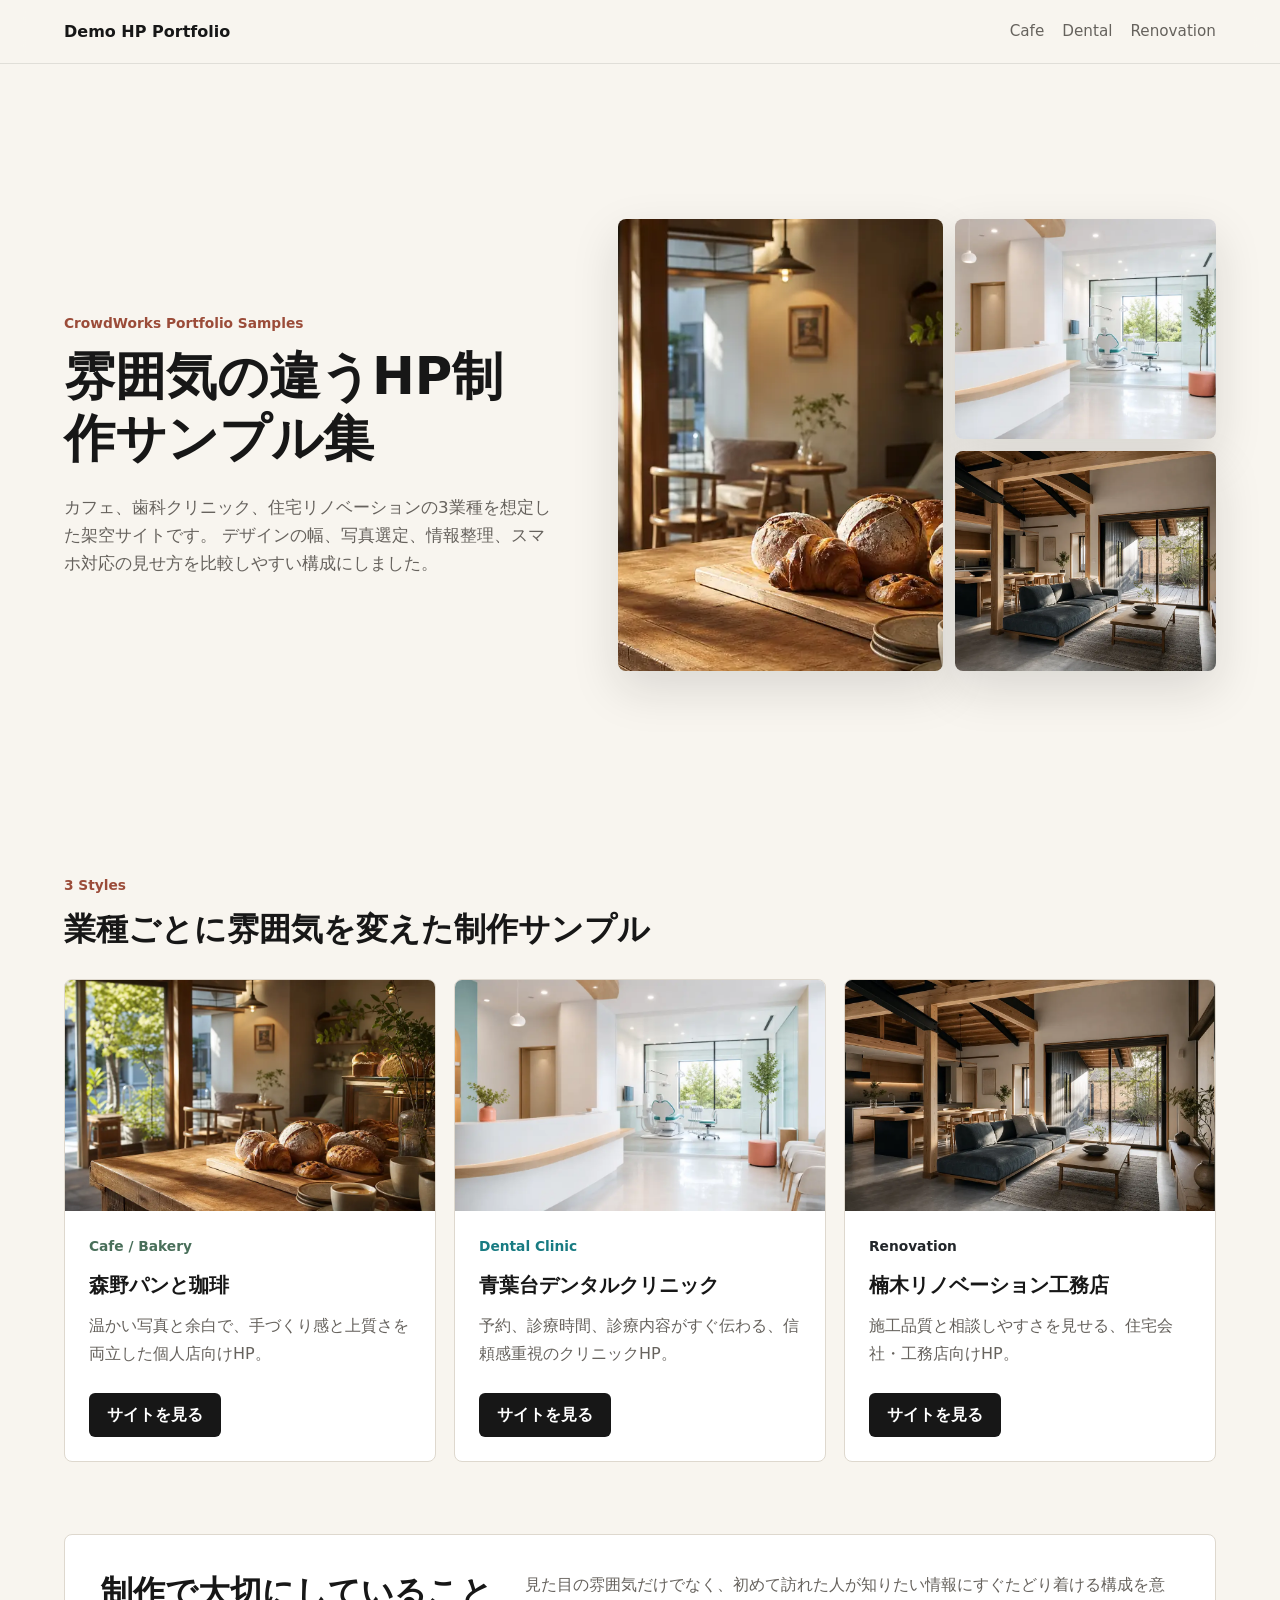
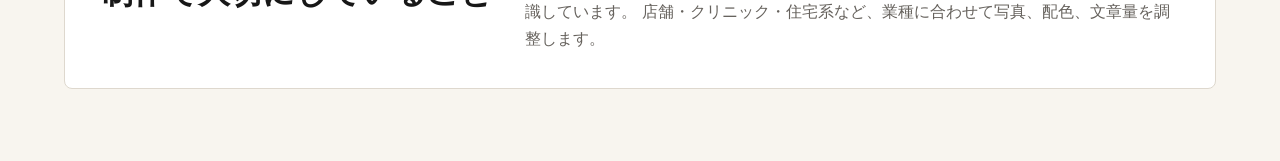
<file: index.html>
<!DOCTYPE html>
<html lang="ja">
<head>
  <meta charset="UTF-8">
  <meta name="viewport" content="width=device-width, initial-scale=1.0">
  <title>HP制作サンプル集 | Demo Portfolio</title>
  <link rel="stylesheet" href="styles.css">
</head>
<body>
  <header class="site-header">
    <a class="brand" href="./">Demo HP Portfolio</a>
    <nav class="site-nav" aria-label="サンプルサイト">
      <a href="cafe/">Cafe</a>
      <a href="dental/">Dental</a>
      <a href="renovation/">Renovation</a>
    </nav>
  </header>

  <main>
    <section class="hero">
      <div class="hero-copy">
        <p class="eyebrow">CrowdWorks Portfolio Samples</p>
        <h1>雰囲気の違う<wbr>HP制作<wbr>サンプル集</h1>
        <p>
          カフェ、歯科クリニック、住宅リノベーションの3業種を想定した架空サイトです。
          デザインの幅、写真選定、情報整理、スマホ対応の見せ方を比較しやすい構成にしました。
        </p>
      </div>
      <div class="hero-gallery" aria-label="制作サンプルのビジュアル">
        <img src="assets/cafe-hero.webp" alt="カフェサイトのサンプル画像">
        <img src="assets/dental-hero.webp" alt="歯科クリニックサイトのサンプル画像">
        <img src="assets/renovation-hero.webp" alt="リノベーションサイトのサンプル画像">
      </div>
    </section>

    <section class="samples" aria-labelledby="samples-title">
      <div class="section-heading">
        <p class="eyebrow">3 Styles</p>
        <h2 id="samples-title">業種ごとに雰囲気を変えた制作サンプル</h2>
      </div>

      <div class="sample-grid">
        <article class="sample-card cafe">
          <img src="assets/cafe-hero.webp" alt="パンとコーヒーのあるカフェ内観">
          <div>
            <p class="sample-type">Cafe / Bakery</p>
            <h3>森野パンと珈琲</h3>
            <p>温かい写真と余白で、手づくり感と上質さを両立した個人店向けHP。</p>
            <a class="button" href="cafe/">サイトを見る</a>
          </div>
        </article>

        <article class="sample-card dental">
          <img src="assets/dental-hero.webp" alt="清潔感のある歯科クリニック内観">
          <div>
            <p class="sample-type">Dental Clinic</p>
            <h3>青葉台デンタルクリニック</h3>
            <p>予約、診療時間、診療内容がすぐ伝わる、信頼感重視のクリニックHP。</p>
            <a class="button" href="dental/">サイトを見る</a>
          </div>
        </article>

        <article class="sample-card renovation">
          <img src="assets/renovation-hero.webp" alt="木と鉄を使った住宅リノベーション内観">
          <div>
            <p class="sample-type">Renovation</p>
            <h3>楠木リノベーション工務店</h3>
            <p>施工品質と相談しやすさを見せる、住宅会社・工務店向けHP。</p>
            <a class="button" href="renovation/">サイトを見る</a>
          </div>
        </article>
      </div>
    </section>

    <section class="note" aria-labelledby="note-title">
      <h2 id="note-title">制作で大切にしていること</h2>
      <p>
        見た目の雰囲気だけでなく、初めて訪れた人が知りたい情報にすぐたどり着ける構成を意識しています。
        店舗・クリニック・住宅系など、業種に合わせて写真、配色、文章量を調整します。
      </p>
    </section>
  </main>
</body>
</html>
</file>
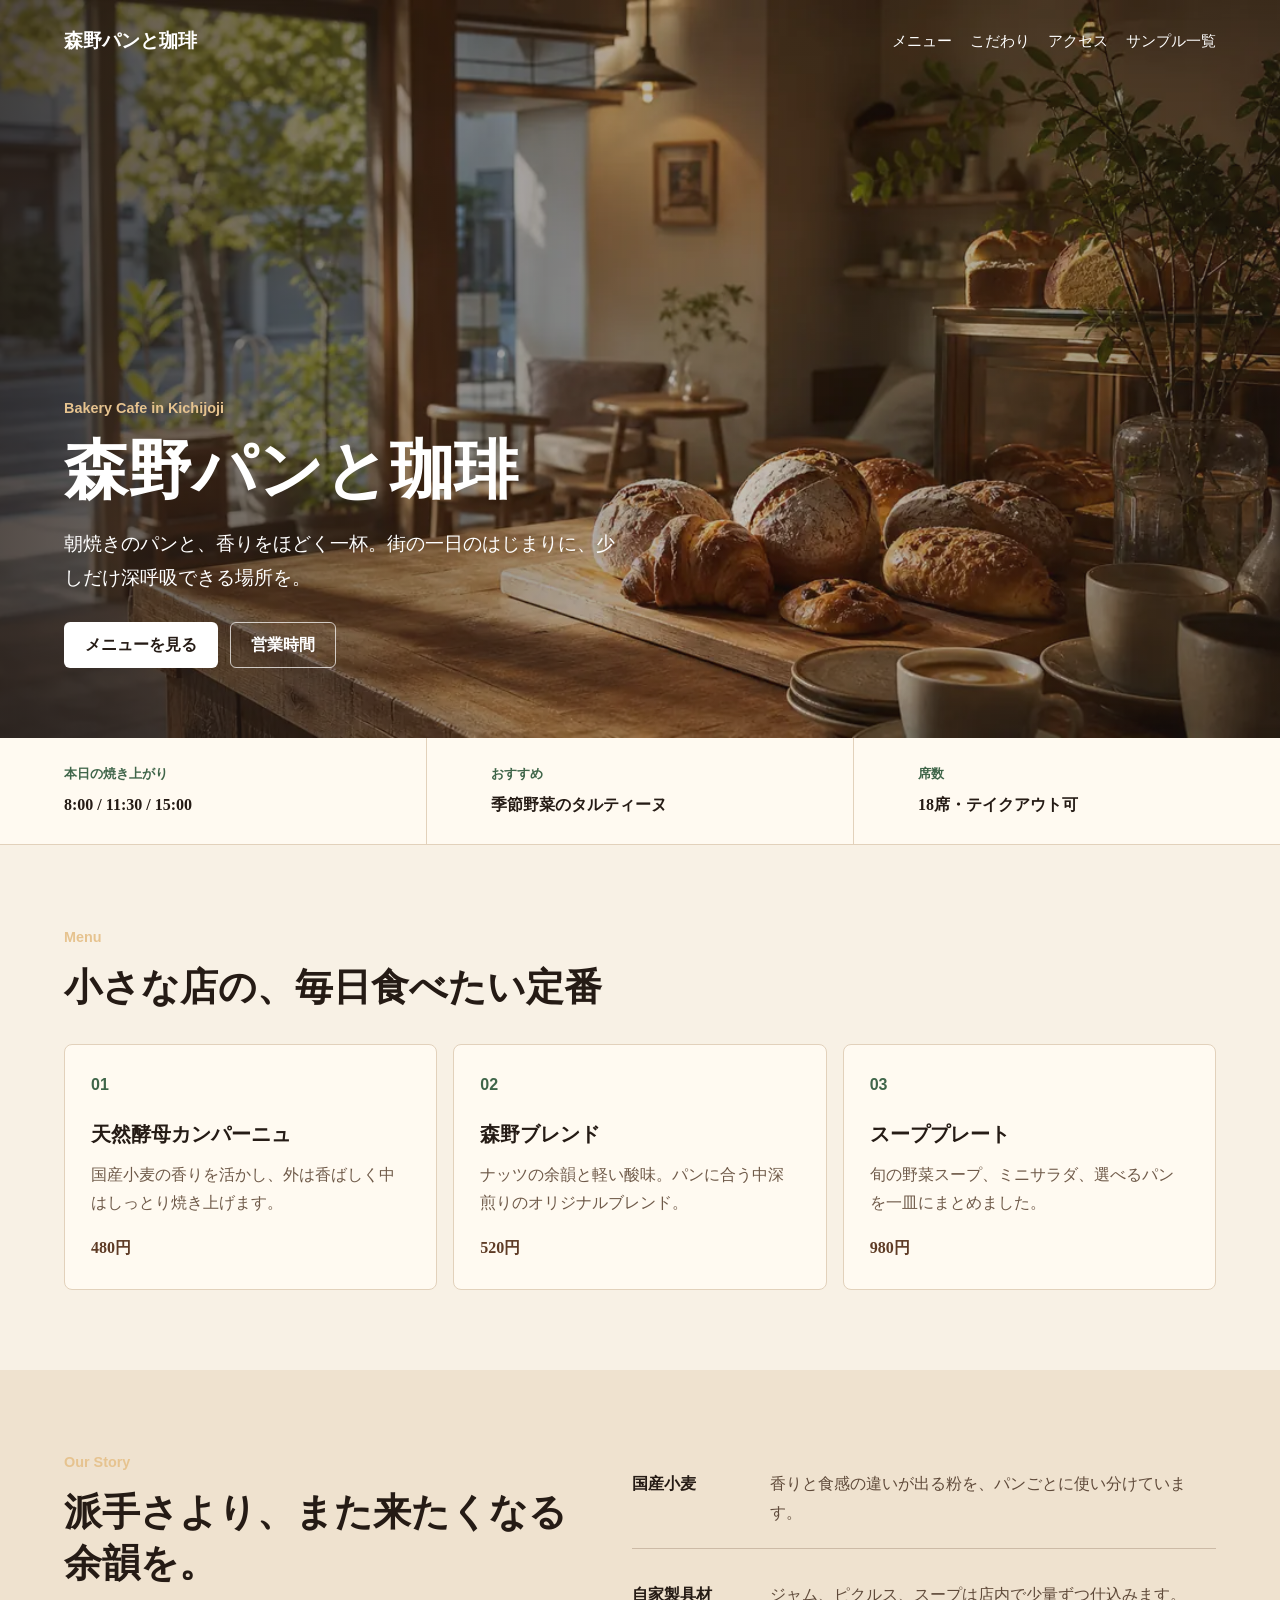
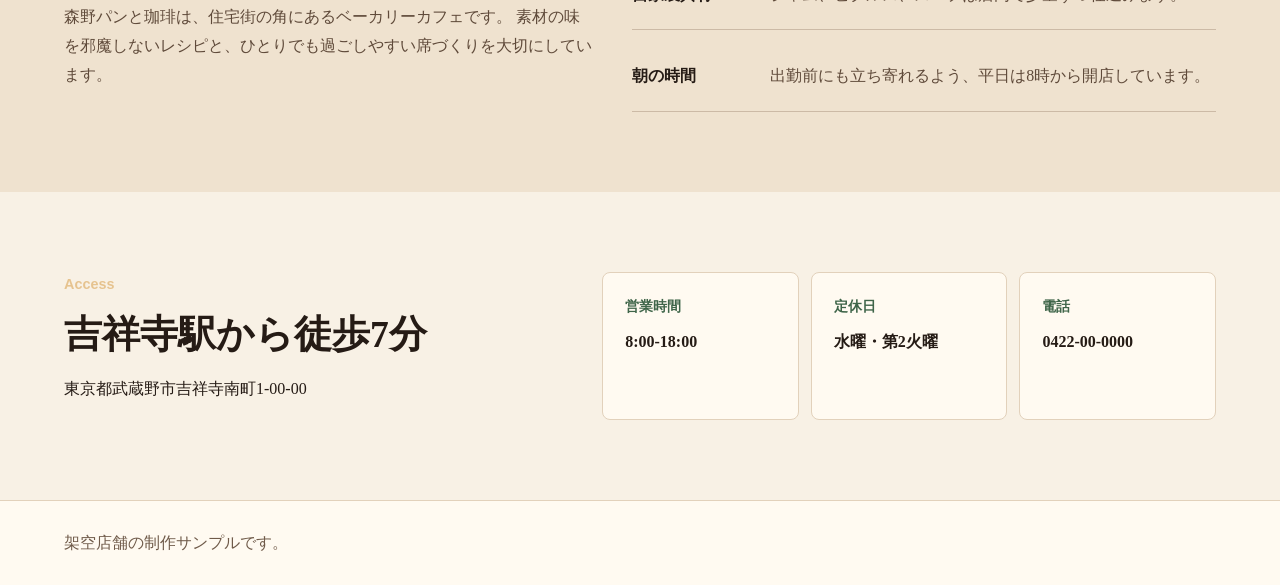
<file: cafe/index.html>
<!DOCTYPE html>
<html lang="ja">
<head>
  <meta charset="UTF-8">
  <meta name="viewport" content="width=device-width, initial-scale=1.0">
  <title>森野パンと珈琲 | Cafe Demo</title>
  <link rel="stylesheet" href="styles.css">
</head>
<body>
  <header class="cafe-header">
    <a class="brand" href="./">森野パンと珈琲</a>
    <nav aria-label="メインメニュー">
      <a href="#menu">メニュー</a>
      <a href="#story">こだわり</a>
      <a href="#access">アクセス</a>
      <a href="../">サンプル一覧</a>
    </nav>
  </header>

  <main>
    <section class="hero">
      <div class="hero-content">
        <p class="eyebrow">Bakery Cafe in Kichijoji</p>
        <h1>森野パンと<wbr>珈琲</h1>
        <p>朝焼きのパンと、香りをほどく一杯。街の一日のはじまりに、少しだけ深呼吸できる場所を。</p>
        <div class="hero-actions">
          <a class="button primary" href="#menu">メニューを見る</a>
          <a class="button secondary" href="#access">営業時間</a>
        </div>
      </div>
    </section>

    <section class="today-strip" aria-label="本日の案内">
      <div>
        <span>本日の焼き上がり</span>
        <strong>8:00 / 11:30 / 15:00</strong>
      </div>
      <div>
        <span>おすすめ</span>
        <strong>季節野菜のタルティーヌ</strong>
      </div>
      <div>
        <span>席数</span>
        <strong>18席・テイクアウト可</strong>
      </div>
    </section>

    <section id="menu" class="menu-section">
      <div class="section-title">
        <p class="eyebrow">Menu</p>
        <h2>小さな店の、毎日食べたい定番</h2>
      </div>
      <div class="menu-grid">
        <article>
          <span>01</span>
          <h3>天然酵母カンパーニュ</h3>
          <p>国産小麦の香りを活かし、外は香ばしく中はしっとり焼き上げます。</p>
          <strong>480円</strong>
        </article>
        <article>
          <span>02</span>
          <h3>森野ブレンド</h3>
          <p>ナッツの余韻と軽い酸味。パンに合う中深煎りのオリジナルブレンド。</p>
          <strong>520円</strong>
        </article>
        <article>
          <span>03</span>
          <h3>スーププレート</h3>
          <p>旬の野菜スープ、ミニサラダ、選べるパンを一皿にまとめました。</p>
          <strong>980円</strong>
        </article>
      </div>
    </section>

    <section id="story" class="story-section">
      <div class="story-copy">
        <p class="eyebrow">Our Story</p>
        <h2>派手さより、また来たくなる余韻を。</h2>
        <p>
          森野パンと珈琲は、住宅街の角にあるベーカリーカフェです。
          素材の味を邪魔しないレシピと、ひとりでも過ごしやすい席づくりを大切にしています。
        </p>
      </div>
      <div class="story-list">
        <p><strong>国産小麦</strong><span>香りと食感の違いが出る粉を、パンごとに使い分けています。</span></p>
        <p><strong>自家製具材</strong><span>ジャム、ピクルス、スープは店内で少量ずつ仕込みます。</span></p>
        <p><strong>朝の時間</strong><span>出勤前にも立ち寄れるよう、平日は8時から開店しています。</span></p>
      </div>
    </section>

    <section id="access" class="access-section">
      <div>
        <p class="eyebrow">Access</p>
        <h2>吉祥寺駅から徒歩7分</h2>
        <p>東京都武蔵野市吉祥寺南町1-00-00</p>
      </div>
      <dl>
        <div>
          <dt>営業時間</dt>
          <dd>8:00-18:00</dd>
        </div>
        <div>
          <dt>定休日</dt>
          <dd>水曜・第2火曜</dd>
        </div>
        <div>
          <dt>電話</dt>
          <dd>0422-00-0000</dd>
        </div>
      </dl>
    </section>
  </main>

  <footer>
    <p>架空店舗の制作サンプルです。</p>
  </footer>
</body>
</html>
</file>
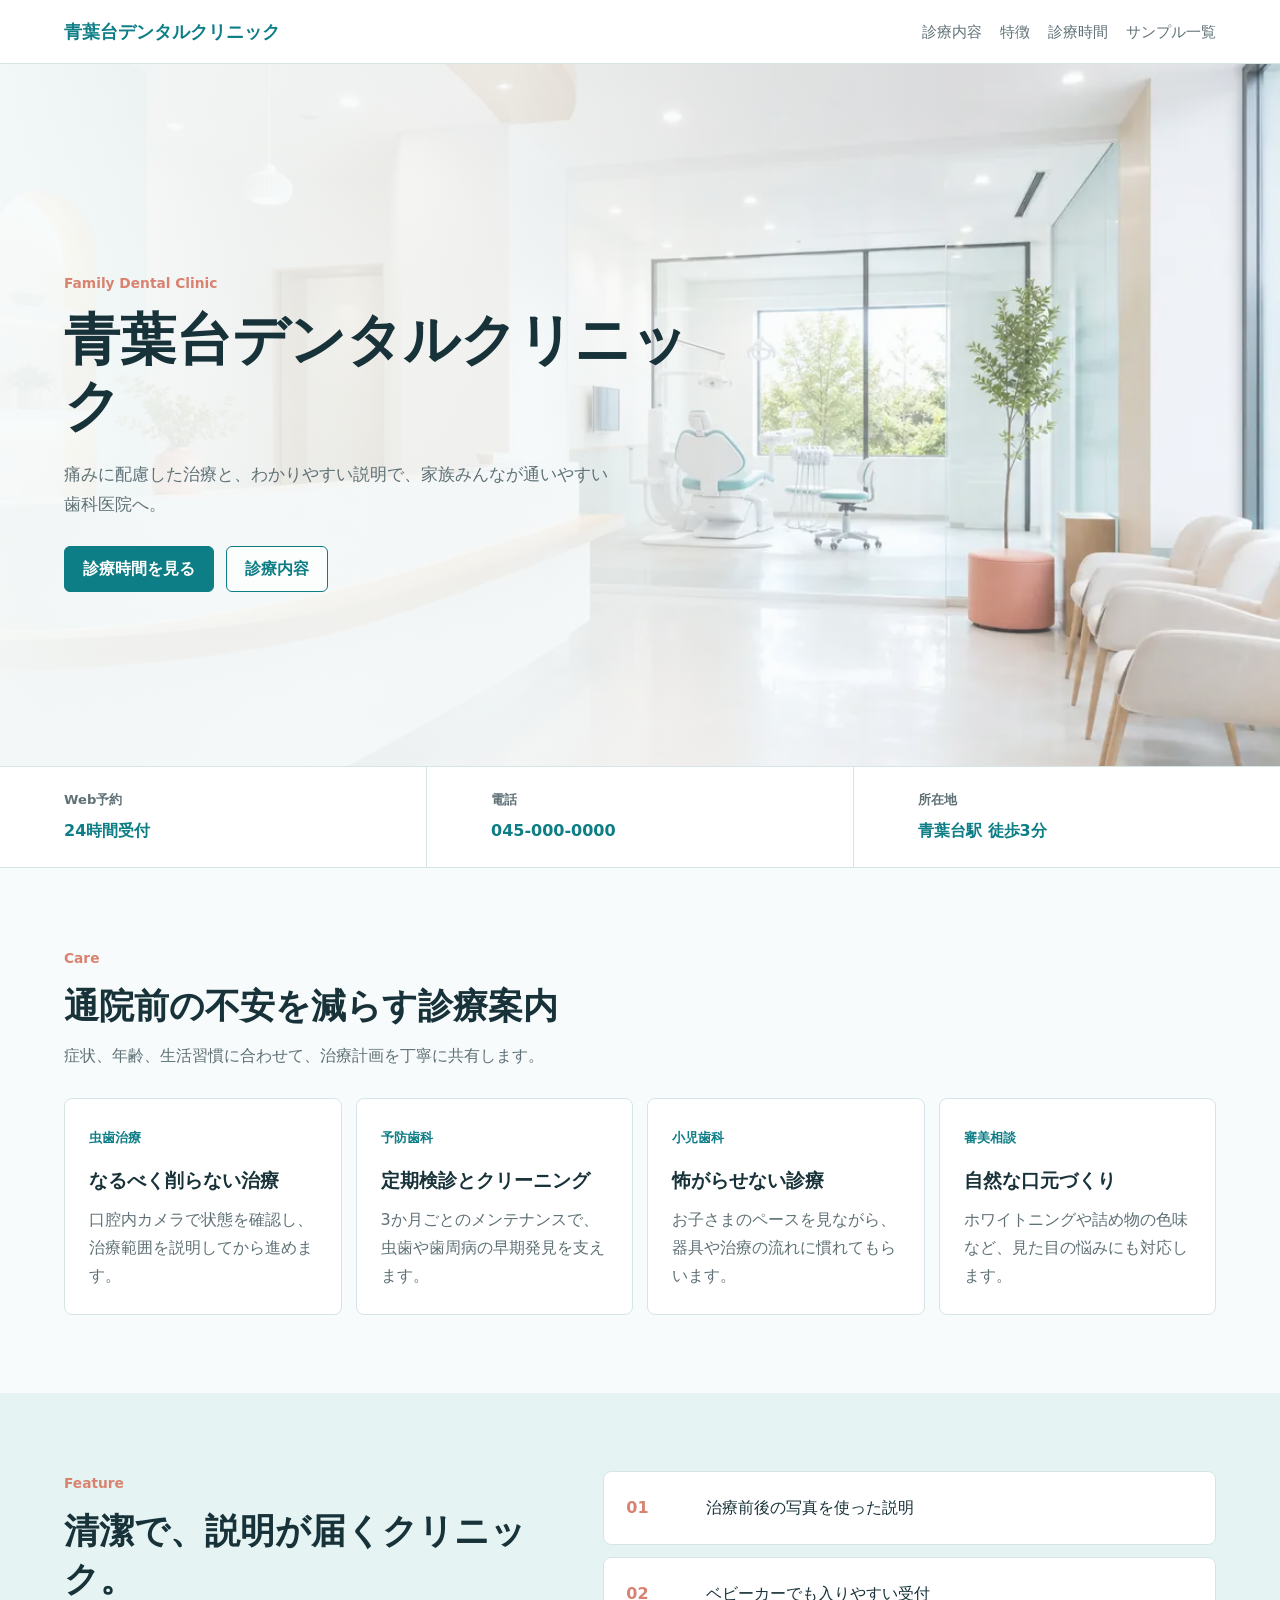
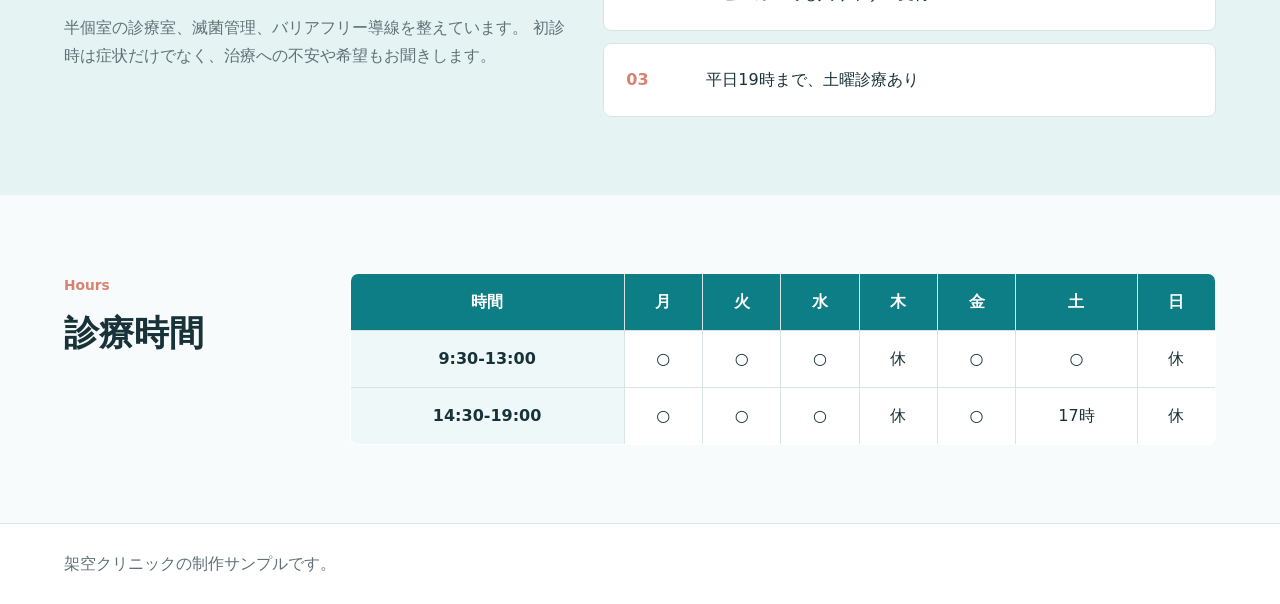
<file: dental/index.html>
<!DOCTYPE html>
<html lang="ja">
<head>
  <meta charset="UTF-8">
  <meta name="viewport" content="width=device-width, initial-scale=1.0">
  <title>青葉台デンタルクリニック | Dental Demo</title>
  <link rel="stylesheet" href="styles.css">
</head>
<body>
  <header class="clinic-header">
    <a class="brand" href="./">青葉台デンタルクリニック</a>
    <nav aria-label="メインメニュー">
      <a href="#care">診療内容</a>
      <a href="#feature">特徴</a>
      <a href="#hours">診療時間</a>
      <a href="../">サンプル一覧</a>
    </nav>
  </header>

  <main>
    <section class="hero">
      <div class="hero-content">
        <p class="eyebrow">Family Dental Clinic</p>
        <h1>青葉台<wbr>デンタル<wbr>クリニック</h1>
        <p>痛みに配慮した治療と、わかりやすい説明で、家族みんなが通いやすい歯科医院へ。</p>
        <div class="hero-actions">
          <a class="button primary" href="#hours">診療時間を見る</a>
          <a class="button secondary" href="#care">診療内容</a>
        </div>
      </div>
    </section>

    <section class="quick-info" aria-label="医院情報">
      <div>
        <span>Web予約</span>
        <strong>24時間受付</strong>
      </div>
      <div>
        <span>電話</span>
        <strong>045-000-0000</strong>
      </div>
      <div>
        <span>所在地</span>
        <strong>青葉台駅 徒歩3分</strong>
      </div>
    </section>

    <section id="care" class="care-section">
      <div class="section-heading">
        <p class="eyebrow">Care</p>
        <h2>通院前の不安を減らす診療案内</h2>
        <p>症状、年齢、生活習慣に合わせて、治療計画を丁寧に共有します。</p>
      </div>
      <div class="care-grid">
        <article>
          <span>虫歯治療</span>
          <h3>なるべく削らない治療</h3>
          <p>口腔内カメラで状態を確認し、治療範囲を説明してから進めます。</p>
        </article>
        <article>
          <span>予防歯科</span>
          <h3>定期検診とクリーニング</h3>
          <p>3か月ごとのメンテナンスで、虫歯や歯周病の早期発見を支えます。</p>
        </article>
        <article>
          <span>小児歯科</span>
          <h3>怖がらせない診療</h3>
          <p>お子さまのペースを見ながら、器具や治療の流れに慣れてもらいます。</p>
        </article>
        <article>
          <span>審美相談</span>
          <h3>自然な口元づくり</h3>
          <p>ホワイトニングや詰め物の色味など、見た目の悩みにも対応します。</p>
        </article>
      </div>
    </section>

    <section id="feature" class="feature-section">
      <div class="feature-copy">
        <p class="eyebrow">Feature</p>
        <h2>清潔で、説明が届くクリニック。</h2>
        <p>
          半個室の診療室、滅菌管理、バリアフリー導線を整えています。
          初診時は症状だけでなく、治療への不安や希望もお聞きします。
        </p>
      </div>
      <ul>
        <li><strong>01</strong><span>治療前後の写真を使った説明</span></li>
        <li><strong>02</strong><span>ベビーカーでも入りやすい受付</span></li>
        <li><strong>03</strong><span>平日19時まで、土曜診療あり</span></li>
      </ul>
    </section>

    <section id="hours" class="hours-section">
      <div>
        <p class="eyebrow">Hours</p>
        <h2>診療時間</h2>
      </div>
      <table>
        <thead>
          <tr>
            <th>時間</th>
            <th>月</th>
            <th>火</th>
            <th>水</th>
            <th>木</th>
            <th>金</th>
            <th>土</th>
            <th>日</th>
          </tr>
        </thead>
        <tbody>
          <tr>
            <th>9:30-13:00</th>
            <td>○</td>
            <td>○</td>
            <td>○</td>
            <td>休</td>
            <td>○</td>
            <td>○</td>
            <td>休</td>
          </tr>
          <tr>
            <th>14:30-19:00</th>
            <td>○</td>
            <td>○</td>
            <td>○</td>
            <td>休</td>
            <td>○</td>
            <td>17時</td>
            <td>休</td>
          </tr>
        </tbody>
      </table>
    </section>
  </main>

  <footer>
    <p>架空クリニックの制作サンプルです。</p>
  </footer>
</body>
</html>
</file>
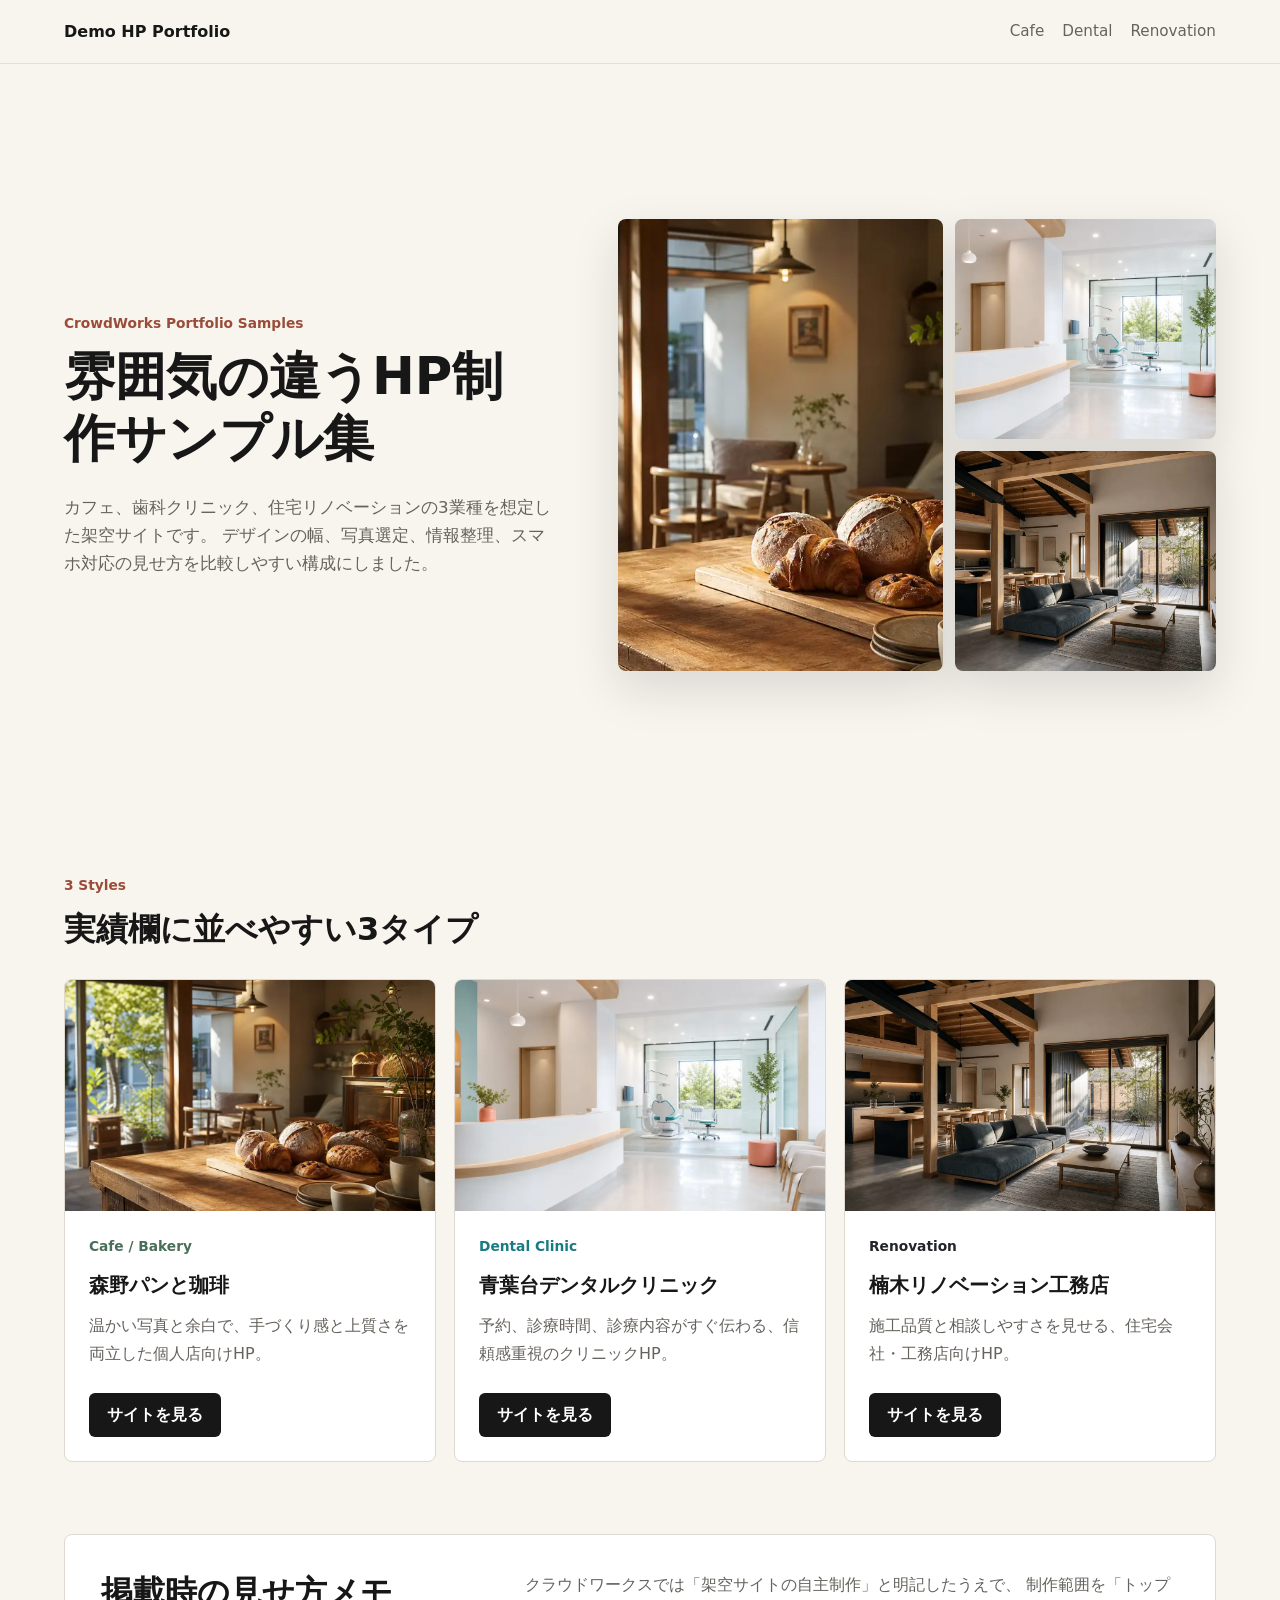
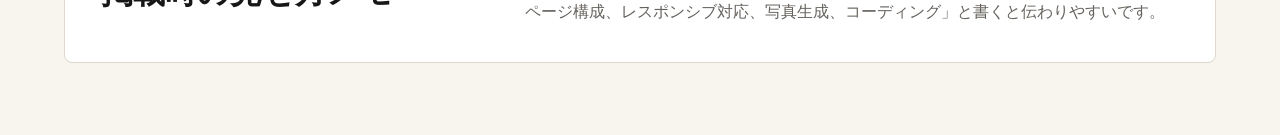
<file: github-upload/index.html>
<!DOCTYPE html>
<html lang="ja">
<head>
  <meta charset="UTF-8">
  <meta name="viewport" content="width=device-width, initial-scale=1.0">
  <title>HP制作サンプル集 | Demo Portfolio</title>
  <link rel="stylesheet" href="styles.css">
</head>
<body>
  <header class="site-header">
    <a class="brand" href="./">Demo HP Portfolio</a>
    <nav class="site-nav" aria-label="サンプルサイト">
      <a href="cafe/">Cafe</a>
      <a href="dental/">Dental</a>
      <a href="renovation/">Renovation</a>
    </nav>
  </header>

  <main>
    <section class="hero">
      <div class="hero-copy">
        <p class="eyebrow">CrowdWorks Portfolio Samples</p>
        <h1>雰囲気の違う<wbr>HP制作<wbr>サンプル集</h1>
        <p>
          カフェ、歯科クリニック、住宅リノベーションの3業種を想定した架空サイトです。
          デザインの幅、写真選定、情報整理、スマホ対応の見せ方を比較しやすい構成にしました。
        </p>
      </div>
      <div class="hero-gallery" aria-label="制作サンプルのビジュアル">
        <img src="assets/cafe-hero.webp" alt="カフェサイトのサンプル画像">
        <img src="assets/dental-hero.webp" alt="歯科クリニックサイトのサンプル画像">
        <img src="assets/renovation-hero.webp" alt="リノベーションサイトのサンプル画像">
      </div>
    </section>

    <section class="samples" aria-labelledby="samples-title">
      <div class="section-heading">
        <p class="eyebrow">3 Styles</p>
        <h2 id="samples-title">実績欄に並べやすい3タイプ</h2>
      </div>

      <div class="sample-grid">
        <article class="sample-card cafe">
          <img src="assets/cafe-hero.webp" alt="パンとコーヒーのあるカフェ内観">
          <div>
            <p class="sample-type">Cafe / Bakery</p>
            <h3>森野パンと珈琲</h3>
            <p>温かい写真と余白で、手づくり感と上質さを両立した個人店向けHP。</p>
            <a class="button" href="cafe/">サイトを見る</a>
          </div>
        </article>

        <article class="sample-card dental">
          <img src="assets/dental-hero.webp" alt="清潔感のある歯科クリニック内観">
          <div>
            <p class="sample-type">Dental Clinic</p>
            <h3>青葉台デンタルクリニック</h3>
            <p>予約、診療時間、診療内容がすぐ伝わる、信頼感重視のクリニックHP。</p>
            <a class="button" href="dental/">サイトを見る</a>
          </div>
        </article>

        <article class="sample-card renovation">
          <img src="assets/renovation-hero.webp" alt="木と鉄を使った住宅リノベーション内観">
          <div>
            <p class="sample-type">Renovation</p>
            <h3>楠木リノベーション工務店</h3>
            <p>施工品質と相談しやすさを見せる、住宅会社・工務店向けHP。</p>
            <a class="button" href="renovation/">サイトを見る</a>
          </div>
        </article>
      </div>
    </section>

    <section class="note" aria-labelledby="note-title">
      <h2 id="note-title">掲載時の見せ方メモ</h2>
      <p>
        クラウドワークスでは「架空サイトの自主制作」と明記したうえで、
        制作範囲を「トップページ構成、レスポンシブ対応、写真生成、コーディング」と書くと伝わりやすいです。
      </p>
    </section>
  </main>
</body>
</html>
</file>
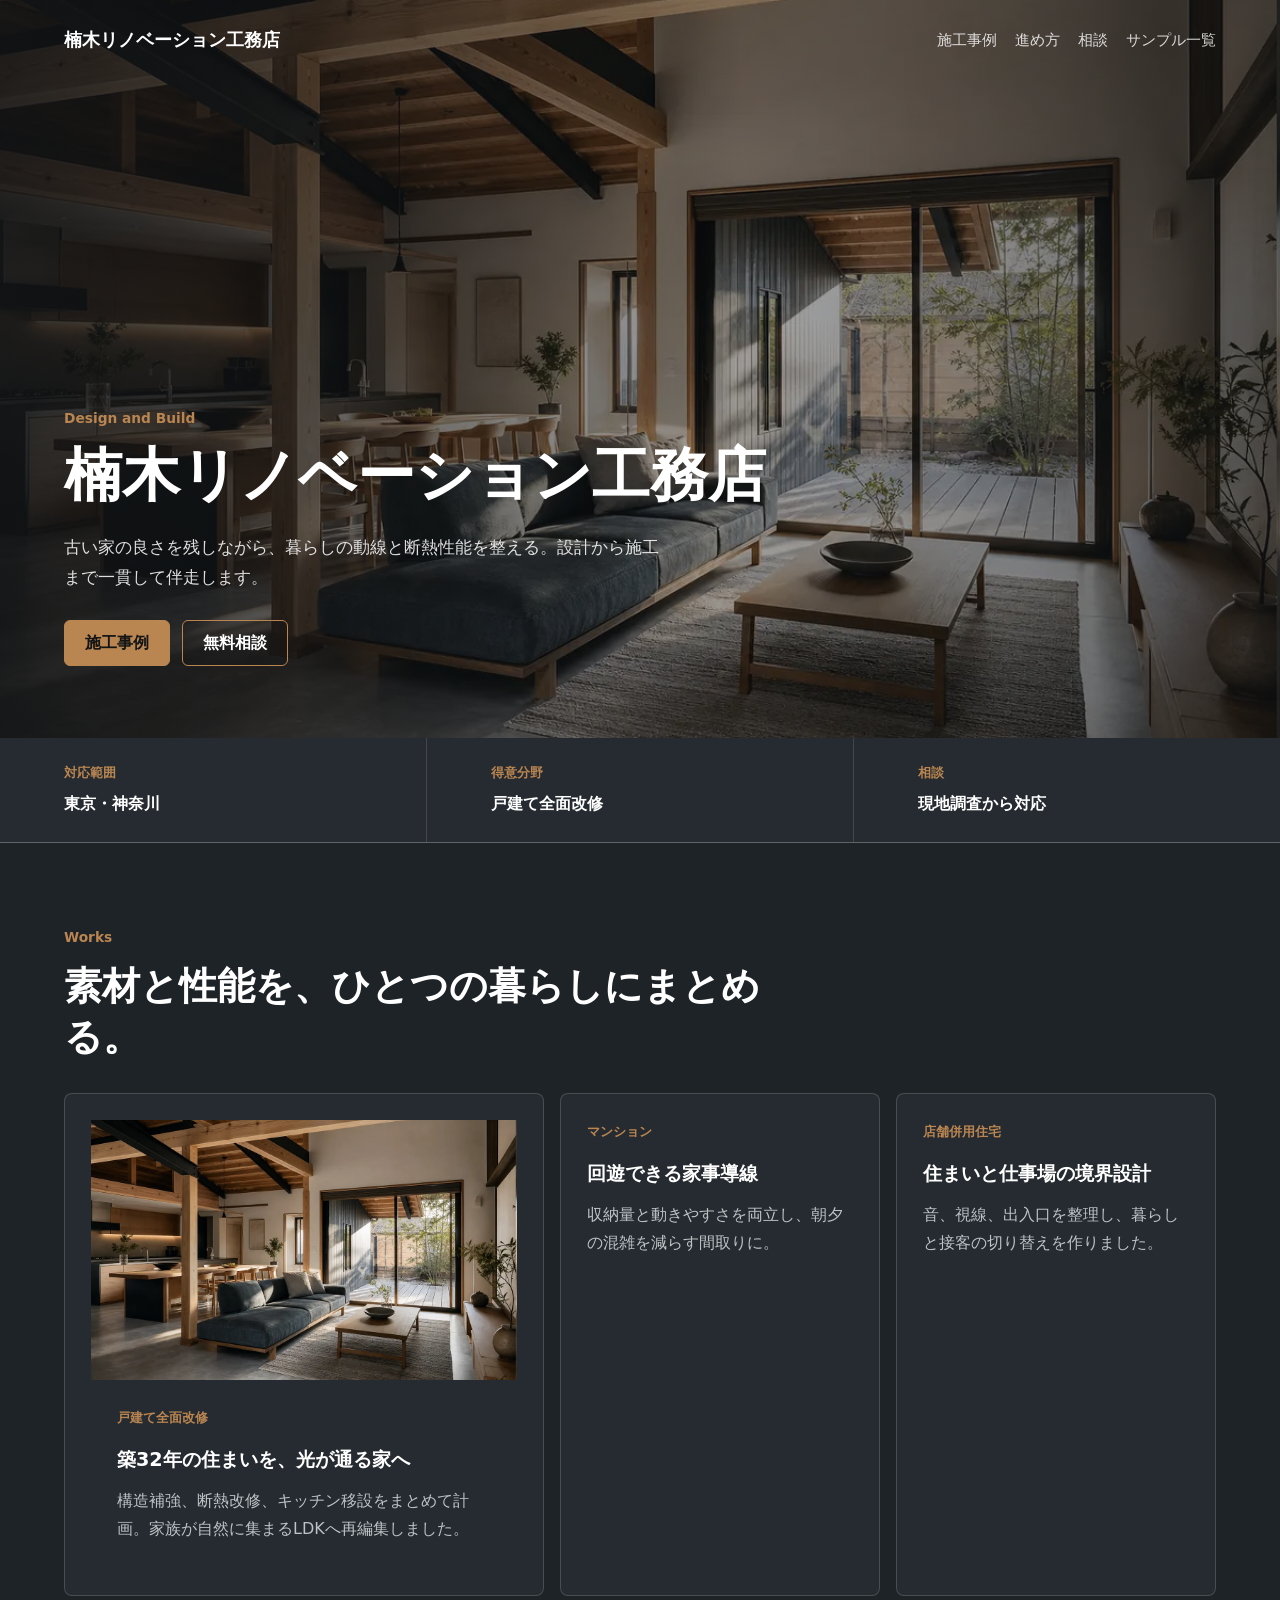
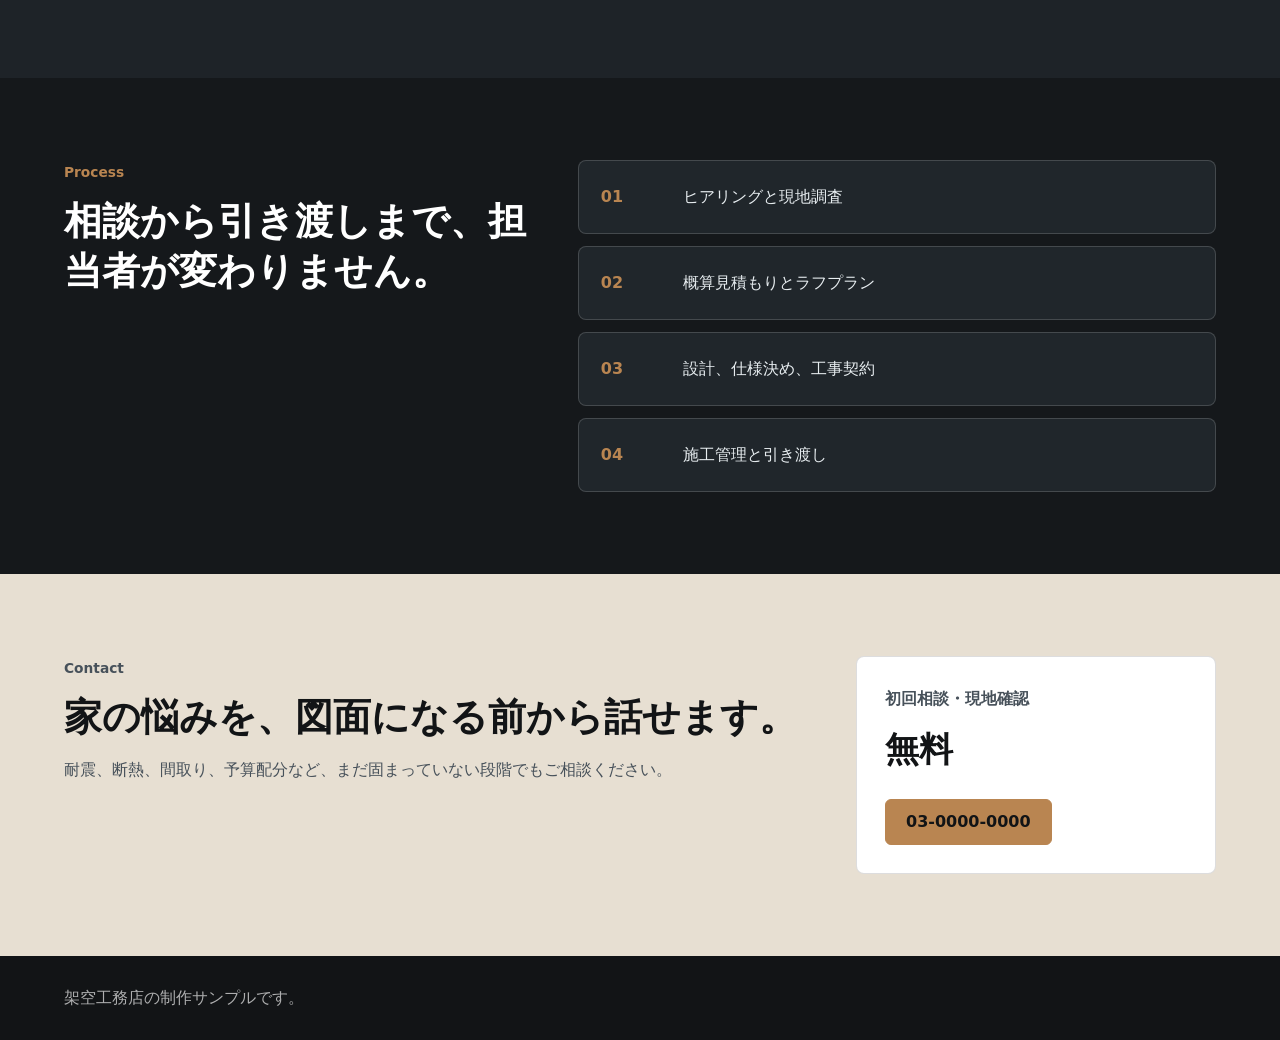
<file: renovation/index.html>
<!DOCTYPE html>
<html lang="ja">
<head>
  <meta charset="UTF-8">
  <meta name="viewport" content="width=device-width, initial-scale=1.0">
  <title>楠木リノベーション工務店 | Renovation Demo</title>
  <link rel="stylesheet" href="styles.css">
</head>
<body>
  <header class="build-header">
    <a class="brand" href="./">楠木リノベーション工務店</a>
    <nav aria-label="メインメニュー">
      <a href="#works">施工事例</a>
      <a href="#process">進め方</a>
      <a href="#contact">相談</a>
      <a href="../">サンプル一覧</a>
    </nav>
  </header>

  <main>
    <section class="hero">
      <div class="hero-content">
        <p class="eyebrow">Design and Build</p>
        <h1>楠木<wbr>リノベーション<wbr>工務店</h1>
        <p>古い家の良さを残しながら、暮らしの動線と断熱性能を整える。設計から施工まで一貫して伴走します。</p>
        <div class="hero-actions">
          <a class="button primary" href="#works">施工事例</a>
          <a class="button secondary" href="#contact">無料相談</a>
        </div>
      </div>
    </section>

    <section class="metrics" aria-label="工務店の特徴">
      <div>
        <span>対応範囲</span>
        <strong>東京・神奈川</strong>
      </div>
      <div>
        <span>得意分野</span>
        <strong>戸建て全面改修</strong>
      </div>
      <div>
        <span>相談</span>
        <strong>現地調査から対応</strong>
      </div>
    </section>

    <section id="works" class="works-section">
      <div class="section-heading">
        <p class="eyebrow">Works</p>
        <h2>素材と性能を、ひとつの暮らしにまとめる。</h2>
      </div>
      <div class="works-grid">
        <article class="featured-work">
          <img src="../assets/renovation-hero.webp" alt="木と鉄を使ったリノベーション住宅のリビング">
          <div>
            <span>戸建て全面改修</span>
            <h3>築32年の住まいを、光が通る家へ</h3>
            <p>構造補強、断熱改修、キッチン移設をまとめて計画。家族が自然に集まるLDKへ再編集しました。</p>
          </div>
        </article>
        <article>
          <span>マンション</span>
          <h3>回遊できる家事導線</h3>
          <p>収納量と動きやすさを両立し、朝夕の混雑を減らす間取りに。</p>
        </article>
        <article>
          <span>店舗併用住宅</span>
          <h3>住まいと仕事場の境界設計</h3>
          <p>音、視線、出入口を整理し、暮らしと接客の切り替えを作りました。</p>
        </article>
      </div>
    </section>

    <section id="process" class="process-section">
      <div>
        <p class="eyebrow">Process</p>
        <h2>相談から引き渡しまで、担当者が変わりません。</h2>
      </div>
      <ol>
        <li>
          <strong>01</strong>
          <span>ヒアリングと現地調査</span>
        </li>
        <li>
          <strong>02</strong>
          <span>概算見積もりとラフプラン</span>
        </li>
        <li>
          <strong>03</strong>
          <span>設計、仕様決め、工事契約</span>
        </li>
        <li>
          <strong>04</strong>
          <span>施工管理と引き渡し</span>
        </li>
      </ol>
    </section>

    <section id="contact" class="contact-section">
      <div>
        <p class="eyebrow">Contact</p>
        <h2>家の悩みを、図面になる前から話せます。</h2>
        <p>耐震、断熱、間取り、予算配分など、まだ固まっていない段階でもご相談ください。</p>
      </div>
      <div class="contact-box">
        <p>初回相談・現地確認</p>
        <strong>無料</strong>
        <a class="button primary" href="tel:0300000000">03-0000-0000</a>
      </div>
    </section>
  </main>

  <footer>
    <p>架空工務店の制作サンプルです。</p>
  </footer>
</body>
</html>
</file>
<file: styles.css>
* {
  box-sizing: border-box;
}

:root {
  --ink: #171717;
  --muted: #66625d;
  --paper: #f8f5ef;
  --line: #ded8ce;
  --green: #496f5a;
  --teal: #187b82;
  --brick: #9b4c39;
  --charcoal: #22262a;
  --white: #ffffff;
}

body {
  margin: 0;
  color: var(--ink);
  background: var(--paper);
  font-family: "Yu Gothic", "Hiragino Sans", Meiryo, system-ui, sans-serif;
  line-height: 1.7;
  overflow-x: hidden;
}

img {
  display: block;
  max-width: 100%;
}

a {
  color: inherit;
  text-decoration: none;
}

.site-header {
  position: sticky;
  top: 0;
  z-index: 10;
  display: flex;
  align-items: center;
  justify-content: space-between;
  gap: 24px;
  padding: 18px 5vw;
  background: rgba(248, 245, 239, 0.9);
  border-bottom: 1px solid rgba(23, 23, 23, 0.1);
  backdrop-filter: blur(12px);
}

.brand {
  font-weight: 700;
}

.site-nav {
  display: flex;
  gap: 18px;
  color: var(--muted);
  font-size: 0.95rem;
}

.site-nav a:hover {
  color: var(--ink);
}

.hero {
  display: grid;
  grid-template-columns: minmax(0, 0.9fr) minmax(320px, 1.1fr);
  gap: 5vw;
  align-items: center;
  min-height: 82svh;
  padding: 52px 5vw 28px;
}

.hero-copy {
  max-width: 720px;
  min-width: 0;
}

.eyebrow,
.sample-type {
  margin: 0 0 10px;
  color: var(--brick);
  font-size: 0.86rem;
  font-weight: 700;
}

h1,
h2,
h3,
p {
  margin-top: 0;
  overflow-wrap: anywhere;
}

h1 {
  margin-bottom: 24px;
  font-size: 3.2rem;
  line-height: 1.22;
}

h2 {
  margin-bottom: 12px;
  font-size: 2rem;
  line-height: 1.35;
}

h3 {
  margin-bottom: 10px;
  font-size: 1.25rem;
}

.hero-copy p:last-child {
  margin-bottom: 0;
  color: var(--muted);
  font-size: 1.04rem;
}

.hero-gallery {
  display: grid;
  grid-template-columns: 1fr 0.8fr;
  grid-template-rows: 220px 220px;
  gap: 12px;
}

.hero-gallery img {
  width: 100%;
  height: 100%;
  object-fit: cover;
  border-radius: 8px;
  box-shadow: 0 18px 48px rgba(23, 23, 23, 0.13);
}

.hero-gallery img:first-child {
  grid-row: span 2;
}

.samples,
.note {
  padding: 72px 5vw;
}

.section-heading {
  max-width: 720px;
  margin-bottom: 28px;
  min-width: 0;
}

.sample-grid {
  display: grid;
  grid-template-columns: repeat(3, minmax(0, 1fr));
  gap: 18px;
}

.sample-card {
  overflow: hidden;
  background: var(--white);
  border: 1px solid var(--line);
  border-radius: 8px;
}

.sample-card img {
  width: 100%;
  aspect-ratio: 16 / 10;
  object-fit: cover;
}

.sample-card div {
  padding: 24px;
}

.sample-card p:not(.sample-type) {
  color: var(--muted);
}

.cafe .sample-type {
  color: var(--green);
}

.dental .sample-type {
  color: var(--teal);
}

.renovation .sample-type {
  color: var(--charcoal);
}

.button {
  display: inline-flex;
  align-items: center;
  justify-content: center;
  min-height: 44px;
  margin-top: 10px;
  padding: 0 18px;
  color: var(--white);
  background: var(--ink);
  border-radius: 6px;
  font-weight: 700;
}

.button:hover {
  background: var(--brick);
}

.note {
  display: grid;
  grid-template-columns: 0.75fr 1.25fr;
  gap: 32px;
  margin: 0 5vw 72px;
  padding: 36px;
  background: #ffffff;
  border: 1px solid var(--line);
  border-radius: 8px;
}

.note p {
  margin-bottom: 0;
  color: var(--muted);
}

@media (max-width: 940px) {
  .hero,
  .note {
    grid-template-columns: 1fr;
  }

  .hero-gallery {
    grid-template-rows: 180px 180px;
  }

  .sample-grid {
    grid-template-columns: 1fr;
  }
}

@media (max-width: 640px) {
  .site-header {
    position: static;
    align-items: flex-start;
    flex-direction: column;
    gap: 10px;
  }

  .site-nav {
    flex-wrap: wrap;
  }

  .hero {
    min-height: auto;
    padding-top: 36px;
  }

  .hero-copy {
    width: calc(100vw - 10vw);
    max-width: calc(100vw - 10vw);
  }

  .hero-copy h1,
  .hero-copy p:last-child {
    max-width: calc(100vw - 10vw);
    white-space: normal;
  }

  .hero-copy h1 {
    width: 9.8em;
  }

  .hero-copy p:last-child {
    width: 20em;
  }

  h1 {
    font-size: 2.05rem;
    line-height: 1.28;
    line-break: anywhere;
    word-break: break-all;
  }

  .hero-copy p:last-child {
    line-break: anywhere;
    word-break: normal;
    overflow-wrap: break-word;
  }

  h2 {
    font-size: 1.65rem;
  }

  .hero-gallery {
    grid-template-columns: 1fr;
    grid-template-rows: repeat(3, 160px);
  }

  .hero-gallery img:first-child {
    grid-row: auto;
  }

  .samples,
  .note {
    padding: 48px 5vw;
  }

  .note {
    margin-bottom: 48px;
    padding: 24px;
  }
}
</file>
<file: cafe/styles.css>
* {
  box-sizing: border-box;
}

:root {
  --ink: #251b15;
  --soil: #5e3b25;
  --leaf: #3f6549;
  --cream: #f8f1e5;
  --linen: #fffaf1;
  --line: #e2d1bb;
  --white: #ffffff;
}

html {
  scroll-behavior: smooth;
}

body {
  margin: 0;
  color: var(--ink);
  background: var(--cream);
  font-family: "Yu Mincho", "Hiragino Mincho ProN", "Yu Gothic", serif;
  line-height: 1.8;
  overflow-x: hidden;
}

a {
  color: inherit;
  text-decoration: none;
}

.cafe-header {
  position: absolute;
  top: 0;
  left: 0;
  right: 0;
  z-index: 5;
  display: flex;
  align-items: center;
  justify-content: space-between;
  gap: 24px;
  padding: 24px 5vw;
  color: var(--white);
}

.brand {
  font-weight: 700;
  font-size: 1.18rem;
}

nav {
  display: flex;
  flex-wrap: wrap;
  justify-content: flex-end;
  gap: 18px;
  font-family: "Yu Gothic", "Hiragino Sans", Meiryo, sans-serif;
  font-size: 0.94rem;
}

nav a {
  border-bottom: 1px solid transparent;
}

nav a:hover {
  border-color: currentColor;
}

.hero {
  position: relative;
  display: flex;
  align-items: flex-end;
  min-height: 82svh;
  padding: 120px 5vw 70px;
  color: var(--white);
  background:
    linear-gradient(90deg, rgba(37, 27, 21, 0.78), rgba(37, 27, 21, 0.26) 58%, rgba(37, 27, 21, 0.48)),
    url("../assets/cafe-hero.webp") center / cover no-repeat;
}

.hero-content {
  width: min(680px, 100%);
  min-width: 0;
}

.eyebrow {
  margin: 0 0 12px;
  color: #e6c38f;
  font-family: "Yu Gothic", "Hiragino Sans", Meiryo, sans-serif;
  font-size: 0.9rem;
  font-weight: 700;
}

h1,
h2,
h3,
p {
  margin-top: 0;
  overflow-wrap: anywhere;
}

h1 {
  margin-bottom: 20px;
  font-size: 4rem;
  line-height: 1.15;
}

.hero p:not(.eyebrow) {
  max-width: 560px;
  margin-bottom: 28px;
  font-size: 1.16rem;
}

.hero-actions {
  display: flex;
  flex-wrap: wrap;
  gap: 12px;
}

.button {
  display: inline-flex;
  align-items: center;
  justify-content: center;
  min-height: 46px;
  padding: 0 20px;
  border: 1px solid rgba(255, 255, 255, 0.72);
  border-radius: 6px;
  font-family: "Yu Gothic", "Hiragino Sans", Meiryo, sans-serif;
  font-weight: 700;
}

.button.primary {
  color: var(--ink);
  background: var(--white);
}

.button.secondary {
  color: var(--white);
}

.today-strip {
  display: grid;
  grid-template-columns: repeat(3, 1fr);
  gap: 1px;
  background: var(--line);
  border-bottom: 1px solid var(--line);
}

.today-strip div {
  padding: 24px 5vw;
  background: var(--linen);
}

.today-strip span {
  display: block;
  color: var(--leaf);
  font-family: "Yu Gothic", "Hiragino Sans", Meiryo, sans-serif;
  font-size: 0.84rem;
  font-weight: 700;
}

.today-strip strong {
  display: block;
  margin-top: 5px;
}

.menu-section,
.story-section,
.access-section {
  padding: 80px 5vw;
}

.section-title {
  max-width: 760px;
  margin-bottom: 30px;
}

h2 {
  margin-bottom: 14px;
  font-size: 2.35rem;
  line-height: 1.35;
}

h3 {
  margin-bottom: 8px;
  font-size: 1.22rem;
}

.menu-grid {
  display: grid;
  grid-template-columns: repeat(3, minmax(0, 1fr));
  gap: 16px;
}

.menu-grid article {
  padding: 26px;
  background: var(--linen);
  border: 1px solid var(--line);
  border-radius: 8px;
}

.menu-grid span {
  display: inline-block;
  margin-bottom: 18px;
  color: var(--leaf);
  font-family: "Yu Gothic", "Hiragino Sans", Meiryo, sans-serif;
  font-weight: 700;
}

.menu-grid p {
  color: #6f5a49;
}

.menu-grid strong {
  color: var(--soil);
}

.story-section {
  display: grid;
  grid-template-columns: 0.95fr 1.05fr;
  gap: 40px;
  background: #efe2cf;
}

.story-copy {
  max-width: 620px;
}

.story-copy p:last-child {
  color: #5f4a3a;
}

.story-list {
  display: grid;
  gap: 12px;
}

.story-list p {
  display: grid;
  grid-template-columns: 120px 1fr;
  gap: 18px;
  margin: 0;
  padding: 20px 0;
  border-bottom: 1px solid rgba(94, 59, 37, 0.24);
}

.story-list span {
  color: #5f4a3a;
}

.access-section {
  display: grid;
  grid-template-columns: 0.9fr 1.1fr;
  gap: 36px;
}

dl {
  display: grid;
  grid-template-columns: repeat(3, 1fr);
  gap: 12px;
  margin: 0;
}

dl div {
  padding: 22px;
  background: var(--linen);
  border: 1px solid var(--line);
  border-radius: 8px;
}

dt {
  color: var(--leaf);
  font-family: "Yu Gothic", "Hiragino Sans", Meiryo, sans-serif;
  font-size: 0.86rem;
  font-weight: 700;
}

dd {
  margin: 8px 0 0;
  font-weight: 700;
}

footer {
  padding: 28px 5vw;
  color: #6f5a49;
  background: var(--linen);
  border-top: 1px solid var(--line);
  font-family: "Yu Gothic", "Hiragino Sans", Meiryo, sans-serif;
}

footer p {
  margin: 0;
}

@media (max-width: 860px) {
  .today-strip,
  .menu-grid,
  .story-section,
  .access-section,
  dl {
    grid-template-columns: 1fr;
  }

  .today-strip div {
    padding: 20px 5vw;
  }
}

@media (max-width: 640px) {
  .cafe-header {
    position: static;
    align-items: flex-start;
    flex-direction: column;
    padding: 18px 5vw;
    color: var(--ink);
    background: var(--linen);
  }

  nav {
    justify-content: flex-start;
  }

  .hero {
    min-height: 72svh;
    padding-top: 80px;
  }

  .hero-content {
    width: calc(100vw - 10vw);
    max-width: calc(100vw - 10vw);
  }

  .hero-content h1,
  .hero-content p:not(.eyebrow) {
    max-width: calc(100vw - 10vw);
    white-space: normal;
  }

  .hero-content h1 {
    width: 9em;
  }

  .hero-content p:not(.eyebrow) {
    width: 20em;
  }

  h1 {
    font-size: 2.45rem;
    line-height: 1.2;
    line-break: anywhere;
    word-break: break-all;
  }

  .hero p:not(.eyebrow) {
    max-width: 100%;
    font-size: 1.05rem;
    line-break: strict;
    word-break: normal;
    overflow-wrap: break-word;
  }

  h2 {
    font-size: 1.9rem;
  }

  .story-list p {
    grid-template-columns: 1fr;
    gap: 6px;
  }
}
</file>
<file: dental/styles.css>
* {
  box-sizing: border-box;
}

:root {
  --ink: #183239;
  --muted: #5f7176;
  --teal: #0d7d86;
  --teal-soft: #e5f4f3;
  --coral: #d98270;
  --paper: #f7fbfb;
  --white: #ffffff;
  --line: #d5e5e5;
}

html {
  scroll-behavior: smooth;
}

body {
  margin: 0;
  color: var(--ink);
  background: var(--paper);
  font-family: "Yu Gothic", "Hiragino Sans", Meiryo, system-ui, sans-serif;
  line-height: 1.75;
  overflow-x: hidden;
}

a {
  color: inherit;
  text-decoration: none;
}

.clinic-header {
  position: sticky;
  top: 0;
  z-index: 10;
  display: flex;
  align-items: center;
  justify-content: space-between;
  gap: 24px;
  padding: 16px 5vw;
  background: rgba(255, 255, 255, 0.92);
  border-bottom: 1px solid var(--line);
  backdrop-filter: blur(12px);
}

.brand {
  color: var(--teal);
  font-weight: 700;
  font-size: 1.12rem;
}

nav {
  display: flex;
  flex-wrap: wrap;
  justify-content: flex-end;
  gap: 18px;
  color: var(--muted);
  font-size: 0.94rem;
}

nav a:hover {
  color: var(--teal);
}

.hero {
  display: flex;
  align-items: center;
  min-height: 78svh;
  padding: 92px 5vw 60px;
  background:
    linear-gradient(90deg, rgba(247, 251, 251, 0.96) 0%, rgba(247, 251, 251, 0.82) 40%, rgba(247, 251, 251, 0.24) 75%),
    url("../assets/dental-hero.webp") center / cover no-repeat;
}

.hero-content {
  width: min(640px, 100%);
  max-width: 640px;
  min-width: 0;
}

.eyebrow {
  margin: 0 0 12px;
  color: var(--coral);
  font-size: 0.86rem;
  font-weight: 700;
}

h1,
h2,
h3,
p {
  margin-top: 0;
  overflow-wrap: anywhere;
}

h1 {
  margin-bottom: 20px;
  font-size: 3.5rem;
  line-height: 1.18;
}

h2 {
  margin-bottom: 12px;
  font-size: 2.2rem;
  line-height: 1.35;
}

h3 {
  margin-bottom: 8px;
  font-size: 1.16rem;
}

.hero p:not(.eyebrow) {
  max-width: 560px;
  margin-bottom: 26px;
  color: var(--muted);
  font-size: 1.08rem;
}

.hero-actions {
  display: flex;
  flex-wrap: wrap;
  gap: 12px;
}

.button {
  display: inline-flex;
  align-items: center;
  justify-content: center;
  min-height: 46px;
  padding: 0 18px;
  border: 1px solid var(--teal);
  border-radius: 6px;
  font-weight: 700;
}

.button.primary {
  color: var(--white);
  background: var(--teal);
}

.button.secondary {
  color: var(--teal);
  background: rgba(255, 255, 255, 0.78);
}

.quick-info {
  display: grid;
  grid-template-columns: repeat(3, 1fr);
  gap: 1px;
  background: var(--line);
  border-top: 1px solid var(--line);
  border-bottom: 1px solid var(--line);
}

.quick-info div {
  padding: 22px 5vw;
  background: var(--white);
}

.quick-info span {
  display: block;
  color: var(--muted);
  font-size: 0.82rem;
  font-weight: 700;
}

.quick-info strong {
  display: block;
  margin-top: 5px;
  color: var(--teal);
}

.care-section,
.feature-section,
.hours-section {
  padding: 78px 5vw;
}

.section-heading {
  max-width: 720px;
  margin-bottom: 28px;
}

.section-heading p:last-child {
  color: var(--muted);
}

.care-grid {
  display: grid;
  grid-template-columns: repeat(4, minmax(0, 1fr));
  gap: 14px;
}

.care-grid article {
  padding: 24px;
  background: var(--white);
  border: 1px solid var(--line);
  border-radius: 8px;
}

.care-grid span {
  display: inline-flex;
  margin-bottom: 16px;
  color: var(--teal);
  font-size: 0.84rem;
  font-weight: 700;
}

.care-grid p {
  margin-bottom: 0;
  color: var(--muted);
}

.feature-section {
  display: grid;
  grid-template-columns: 0.9fr 1.1fr;
  gap: 38px;
  background: var(--teal-soft);
}

.feature-copy {
  max-width: 620px;
}

.feature-copy p:last-child {
  color: var(--muted);
}

ul {
  display: grid;
  gap: 12px;
  margin: 0;
  padding: 0;
  list-style: none;
}

li {
  display: grid;
  grid-template-columns: 64px 1fr;
  gap: 16px;
  align-items: center;
  padding: 22px;
  background: var(--white);
  border: 1px solid var(--line);
  border-radius: 8px;
}

li strong {
  color: var(--coral);
}

.hours-section {
  display: grid;
  grid-template-columns: 0.45fr 1.55fr;
  gap: 34px;
  align-items: start;
}

table {
  width: 100%;
  border-collapse: collapse;
  overflow: hidden;
  background: var(--white);
  border: 1px solid var(--line);
  border-radius: 8px;
}

th,
td {
  padding: 14px 10px;
  text-align: center;
  border: 1px solid var(--line);
}

thead th {
  color: var(--white);
  background: var(--teal);
}

tbody th {
  color: var(--ink);
  background: #eef8f8;
}

footer {
  padding: 26px 5vw;
  color: var(--muted);
  background: var(--white);
  border-top: 1px solid var(--line);
}

footer p {
  margin: 0;
}

@media (max-width: 960px) {
  .care-grid {
    grid-template-columns: repeat(2, minmax(0, 1fr));
  }

  .feature-section,
  .hours-section {
    grid-template-columns: 1fr;
  }
}

@media (max-width: 680px) {
  .clinic-header {
    align-items: flex-start;
    flex-direction: column;
    gap: 10px;
  }

  nav {
    justify-content: flex-start;
  }

  .hero {
    min-height: 70svh;
    padding-top: 72px;
  }

  .hero-content {
    width: calc(100vw - 10vw);
    max-width: calc(100vw - 10vw);
  }

  .hero-content h1,
  .hero-content p:not(.eyebrow) {
    max-width: calc(100vw - 10vw);
    white-space: normal;
  }

  .hero-content h1 {
    width: 9.2em;
  }

  .hero-content p:not(.eyebrow) {
    width: 20em;
  }

  h1 {
    font-size: 2.05rem;
    line-height: 1.28;
    line-break: anywhere;
    word-break: break-all;
  }

  .hero p:not(.eyebrow) {
    max-width: 100%;
    font-size: 1rem;
    line-break: strict;
    word-break: normal;
    overflow-wrap: break-word;
  }

  h2 {
    font-size: 1.72rem;
  }

  .quick-info,
  .care-grid {
    grid-template-columns: 1fr;
  }

  .quick-info div {
    padding: 18px 5vw;
  }

  .hours-section {
    overflow-x: auto;
  }

  table {
    min-width: 620px;
  }
}
</file>
<file: github-upload/styles.css>
* {
  box-sizing: border-box;
}

:root {
  --ink: #171717;
  --muted: #66625d;
  --paper: #f8f5ef;
  --line: #ded8ce;
  --green: #496f5a;
  --teal: #187b82;
  --brick: #9b4c39;
  --charcoal: #22262a;
  --white: #ffffff;
}

body {
  margin: 0;
  color: var(--ink);
  background: var(--paper);
  font-family: "Yu Gothic", "Hiragino Sans", Meiryo, system-ui, sans-serif;
  line-height: 1.7;
  overflow-x: hidden;
}

img {
  display: block;
  max-width: 100%;
}

a {
  color: inherit;
  text-decoration: none;
}

.site-header {
  position: sticky;
  top: 0;
  z-index: 10;
  display: flex;
  align-items: center;
  justify-content: space-between;
  gap: 24px;
  padding: 18px 5vw;
  background: rgba(248, 245, 239, 0.9);
  border-bottom: 1px solid rgba(23, 23, 23, 0.1);
  backdrop-filter: blur(12px);
}

.brand {
  font-weight: 700;
}

.site-nav {
  display: flex;
  gap: 18px;
  color: var(--muted);
  font-size: 0.95rem;
}

.site-nav a:hover {
  color: var(--ink);
}

.hero {
  display: grid;
  grid-template-columns: minmax(0, 0.9fr) minmax(320px, 1.1fr);
  gap: 5vw;
  align-items: center;
  min-height: 82svh;
  padding: 52px 5vw 28px;
}

.hero-copy {
  max-width: 720px;
  min-width: 0;
}

.eyebrow,
.sample-type {
  margin: 0 0 10px;
  color: var(--brick);
  font-size: 0.86rem;
  font-weight: 700;
}

h1,
h2,
h3,
p {
  margin-top: 0;
  overflow-wrap: anywhere;
}

h1 {
  margin-bottom: 24px;
  font-size: 3.2rem;
  line-height: 1.22;
}

h2 {
  margin-bottom: 12px;
  font-size: 2rem;
  line-height: 1.35;
}

h3 {
  margin-bottom: 10px;
  font-size: 1.25rem;
}

.hero-copy p:last-child {
  margin-bottom: 0;
  color: var(--muted);
  font-size: 1.04rem;
}

.hero-gallery {
  display: grid;
  grid-template-columns: 1fr 0.8fr;
  grid-template-rows: 220px 220px;
  gap: 12px;
}

.hero-gallery img {
  width: 100%;
  height: 100%;
  object-fit: cover;
  border-radius: 8px;
  box-shadow: 0 18px 48px rgba(23, 23, 23, 0.13);
}

.hero-gallery img:first-child {
  grid-row: span 2;
}

.samples,
.note {
  padding: 72px 5vw;
}

.section-heading {
  max-width: 720px;
  margin-bottom: 28px;
  min-width: 0;
}

.sample-grid {
  display: grid;
  grid-template-columns: repeat(3, minmax(0, 1fr));
  gap: 18px;
}

.sample-card {
  overflow: hidden;
  background: var(--white);
  border: 1px solid var(--line);
  border-radius: 8px;
}

.sample-card img {
  width: 100%;
  aspect-ratio: 16 / 10;
  object-fit: cover;
}

.sample-card div {
  padding: 24px;
}

.sample-card p:not(.sample-type) {
  color: var(--muted);
}

.cafe .sample-type {
  color: var(--green);
}

.dental .sample-type {
  color: var(--teal);
}

.renovation .sample-type {
  color: var(--charcoal);
}

.button {
  display: inline-flex;
  align-items: center;
  justify-content: center;
  min-height: 44px;
  margin-top: 10px;
  padding: 0 18px;
  color: var(--white);
  background: var(--ink);
  border-radius: 6px;
  font-weight: 700;
}

.button:hover {
  background: var(--brick);
}

.note {
  display: grid;
  grid-template-columns: 0.75fr 1.25fr;
  gap: 32px;
  margin: 0 5vw 72px;
  padding: 36px;
  background: #ffffff;
  border: 1px solid var(--line);
  border-radius: 8px;
}

.note p {
  margin-bottom: 0;
  color: var(--muted);
}

@media (max-width: 940px) {
  .hero,
  .note {
    grid-template-columns: 1fr;
  }

  .hero-gallery {
    grid-template-rows: 180px 180px;
  }

  .sample-grid {
    grid-template-columns: 1fr;
  }
}

@media (max-width: 640px) {
  .site-header {
    position: static;
    align-items: flex-start;
    flex-direction: column;
    gap: 10px;
  }

  .site-nav {
    flex-wrap: wrap;
  }

  .hero {
    min-height: auto;
    padding-top: 36px;
  }

  .hero-copy {
    width: calc(100vw - 10vw);
    max-width: calc(100vw - 10vw);
  }

  .hero-copy h1,
  .hero-copy p:last-child {
    max-width: calc(100vw - 10vw);
    white-space: normal;
  }

  .hero-copy h1 {
    width: 9.8em;
  }

  .hero-copy p:last-child {
    width: 20em;
  }

  h1 {
    font-size: 2.05rem;
    line-height: 1.28;
    line-break: anywhere;
    word-break: break-all;
  }

  .hero-copy p:last-child {
    line-break: anywhere;
    word-break: normal;
    overflow-wrap: break-word;
  }

  h2 {
    font-size: 1.65rem;
  }

  .hero-gallery {
    grid-template-columns: 1fr;
    grid-template-rows: repeat(3, 160px);
  }

  .hero-gallery img:first-child {
    grid-row: auto;
  }

  .samples,
  .note {
    padding: 48px 5vw;
  }

  .note {
    margin-bottom: 48px;
    padding: 24px;
  }
}
</file>
<file: renovation/styles.css>
* {
  box-sizing: border-box;
}

:root {
  --ink: #121416;
  --dark: #1e2328;
  --wood: #b98551;
  --sand: #e7dfd2;
  --mist: #e7edf0;
  --blue: #344b5c;
  --white: #ffffff;
  --line: rgba(255, 255, 255, 0.16);
}

html {
  scroll-behavior: smooth;
}

body {
  margin: 0;
  color: var(--mist);
  background: var(--dark);
  font-family: "Yu Gothic", "Hiragino Sans", Meiryo, system-ui, sans-serif;
  line-height: 1.75;
  overflow-x: hidden;
}

a {
  color: inherit;
  text-decoration: none;
}

img {
  display: block;
  max-width: 100%;
}

.build-header {
  position: absolute;
  top: 0;
  left: 0;
  right: 0;
  z-index: 5;
  display: flex;
  align-items: center;
  justify-content: space-between;
  gap: 24px;
  padding: 24px 5vw;
  color: var(--white);
}

.brand {
  font-weight: 800;
  font-size: 1.12rem;
}

nav {
  display: flex;
  flex-wrap: wrap;
  justify-content: flex-end;
  gap: 18px;
  color: rgba(255, 255, 255, 0.82);
  font-size: 0.94rem;
}

nav a:hover {
  color: var(--white);
}

.hero {
  display: flex;
  align-items: flex-end;
  min-height: 82svh;
  padding: 120px 5vw 72px;
  background:
    linear-gradient(90deg, rgba(18, 20, 22, 0.88), rgba(18, 20, 22, 0.38) 58%, rgba(18, 20, 22, 0.64)),
    url("../assets/renovation-hero.webp") center / cover no-repeat;
}

.hero-content {
  width: min(720px, 100%);
  min-width: 0;
}

.eyebrow {
  margin: 0 0 12px;
  color: var(--wood);
  font-size: 0.86rem;
  font-weight: 800;
}

h1,
h2,
h3,
p {
  margin-top: 0;
  overflow-wrap: anywhere;
}

h1 {
  margin-bottom: 22px;
  color: var(--white);
  font-size: 3.65rem;
  line-height: 1.16;
}

h2 {
  margin-bottom: 14px;
  color: var(--white);
  font-size: 2.35rem;
  line-height: 1.35;
}

h3 {
  margin-bottom: 10px;
  color: var(--white);
  font-size: 1.2rem;
}

.hero p:not(.eyebrow) {
  max-width: 610px;
  margin-bottom: 28px;
  color: rgba(255, 255, 255, 0.86);
  font-size: 1.08rem;
}

.hero-actions {
  display: flex;
  flex-wrap: wrap;
  gap: 12px;
}

.button {
  display: inline-flex;
  align-items: center;
  justify-content: center;
  min-height: 46px;
  padding: 0 20px;
  border: 1px solid var(--wood);
  border-radius: 6px;
  font-weight: 800;
}

.button.primary {
  color: var(--ink);
  background: var(--wood);
}

.button.secondary {
  color: var(--white);
  background: rgba(18, 20, 22, 0.28);
}

.metrics {
  display: grid;
  grid-template-columns: repeat(3, 1fr);
  gap: 1px;
  background: var(--line);
  border-bottom: 1px solid var(--line);
}

.metrics div {
  padding: 24px 5vw;
  background: #252b30;
}

.metrics span {
  display: block;
  color: var(--wood);
  font-size: 0.82rem;
  font-weight: 800;
}

.metrics strong {
  display: block;
  margin-top: 5px;
  color: var(--white);
}

.works-section,
.process-section,
.contact-section {
  padding: 82px 5vw;
}

.section-heading {
  max-width: 760px;
  margin-bottom: 30px;
}

.works-grid {
  display: grid;
  grid-template-columns: 1.2fr repeat(2, minmax(0, 0.8fr));
  gap: 16px;
}

.works-grid article {
  min-height: 280px;
  padding: 26px;
  background: #252b30;
  border: 1px solid var(--line);
  border-radius: 8px;
}

.works-grid article span,
.featured-work span {
  display: block;
  margin-bottom: 14px;
  color: var(--wood);
  font-size: 0.84rem;
  font-weight: 800;
}

.works-grid p {
  margin-bottom: 0;
  color: rgba(231, 237, 240, 0.78);
}

.featured-work {
  overflow: hidden;
  padding: 0;
}

.featured-work img {
  width: 100%;
  height: 260px;
  object-fit: cover;
}

.featured-work div {
  padding: 26px;
}

.process-section {
  display: grid;
  grid-template-columns: 0.85fr 1.15fr;
  gap: 42px;
  background: #15181b;
}

ol {
  display: grid;
  gap: 12px;
  margin: 0;
  padding: 0;
  list-style: none;
}

li {
  display: grid;
  grid-template-columns: 64px 1fr;
  gap: 18px;
  align-items: center;
  padding: 22px;
  background: #20262b;
  border: 1px solid var(--line);
  border-radius: 8px;
}

li strong {
  color: var(--wood);
}

.contact-section {
  display: grid;
  grid-template-columns: 1fr 360px;
  gap: 36px;
  align-items: start;
  background: var(--sand);
  color: var(--ink);
}

.contact-section h2 {
  color: var(--ink);
}

.contact-section p {
  color: #47515a;
}

.contact-box {
  padding: 28px;
  background: var(--white);
  border: 1px solid rgba(18, 20, 22, 0.14);
  border-radius: 8px;
}

.contact-box p {
  margin-bottom: 8px;
  color: #47515a;
  font-weight: 800;
}

.contact-box strong {
  display: block;
  margin-bottom: 20px;
  color: var(--ink);
  font-size: 2.1rem;
}

footer {
  padding: 28px 5vw;
  color: rgba(255, 255, 255, 0.66);
  background: #121416;
}

footer p {
  margin: 0;
}

@media (max-width: 960px) {
  .works-grid,
  .process-section,
  .contact-section {
    grid-template-columns: 1fr;
  }

  .contact-box {
    max-width: 420px;
  }
}

@media (max-width: 680px) {
  .build-header {
    position: static;
    align-items: flex-start;
    flex-direction: column;
    gap: 10px;
    background: #121416;
  }

  nav {
    justify-content: flex-start;
  }

  .hero {
    min-height: 72svh;
    padding-top: 82px;
  }

  .hero-content {
    width: calc(100vw - 10vw);
    max-width: calc(100vw - 10vw);
  }

  .hero-content h1,
  .hero-content p:not(.eyebrow) {
    max-width: calc(100vw - 10vw);
    white-space: normal;
  }

  .hero-content h1 {
    width: 9.2em;
  }

  .hero-content p:not(.eyebrow) {
    width: 20em;
  }

  h1 {
    font-size: 2.12rem;
    line-height: 1.25;
    line-break: anywhere;
    word-break: break-all;
  }

  .hero p:not(.eyebrow) {
    max-width: 100%;
    font-size: 1rem;
    line-break: strict;
    word-break: normal;
    overflow-wrap: break-word;
  }

  h2 {
    font-size: 1.8rem;
  }

  .metrics {
    grid-template-columns: 1fr;
  }

  .metrics div {
    padding: 18px 5vw;
  }

  li {
    grid-template-columns: 48px 1fr;
  }
}
</file>
